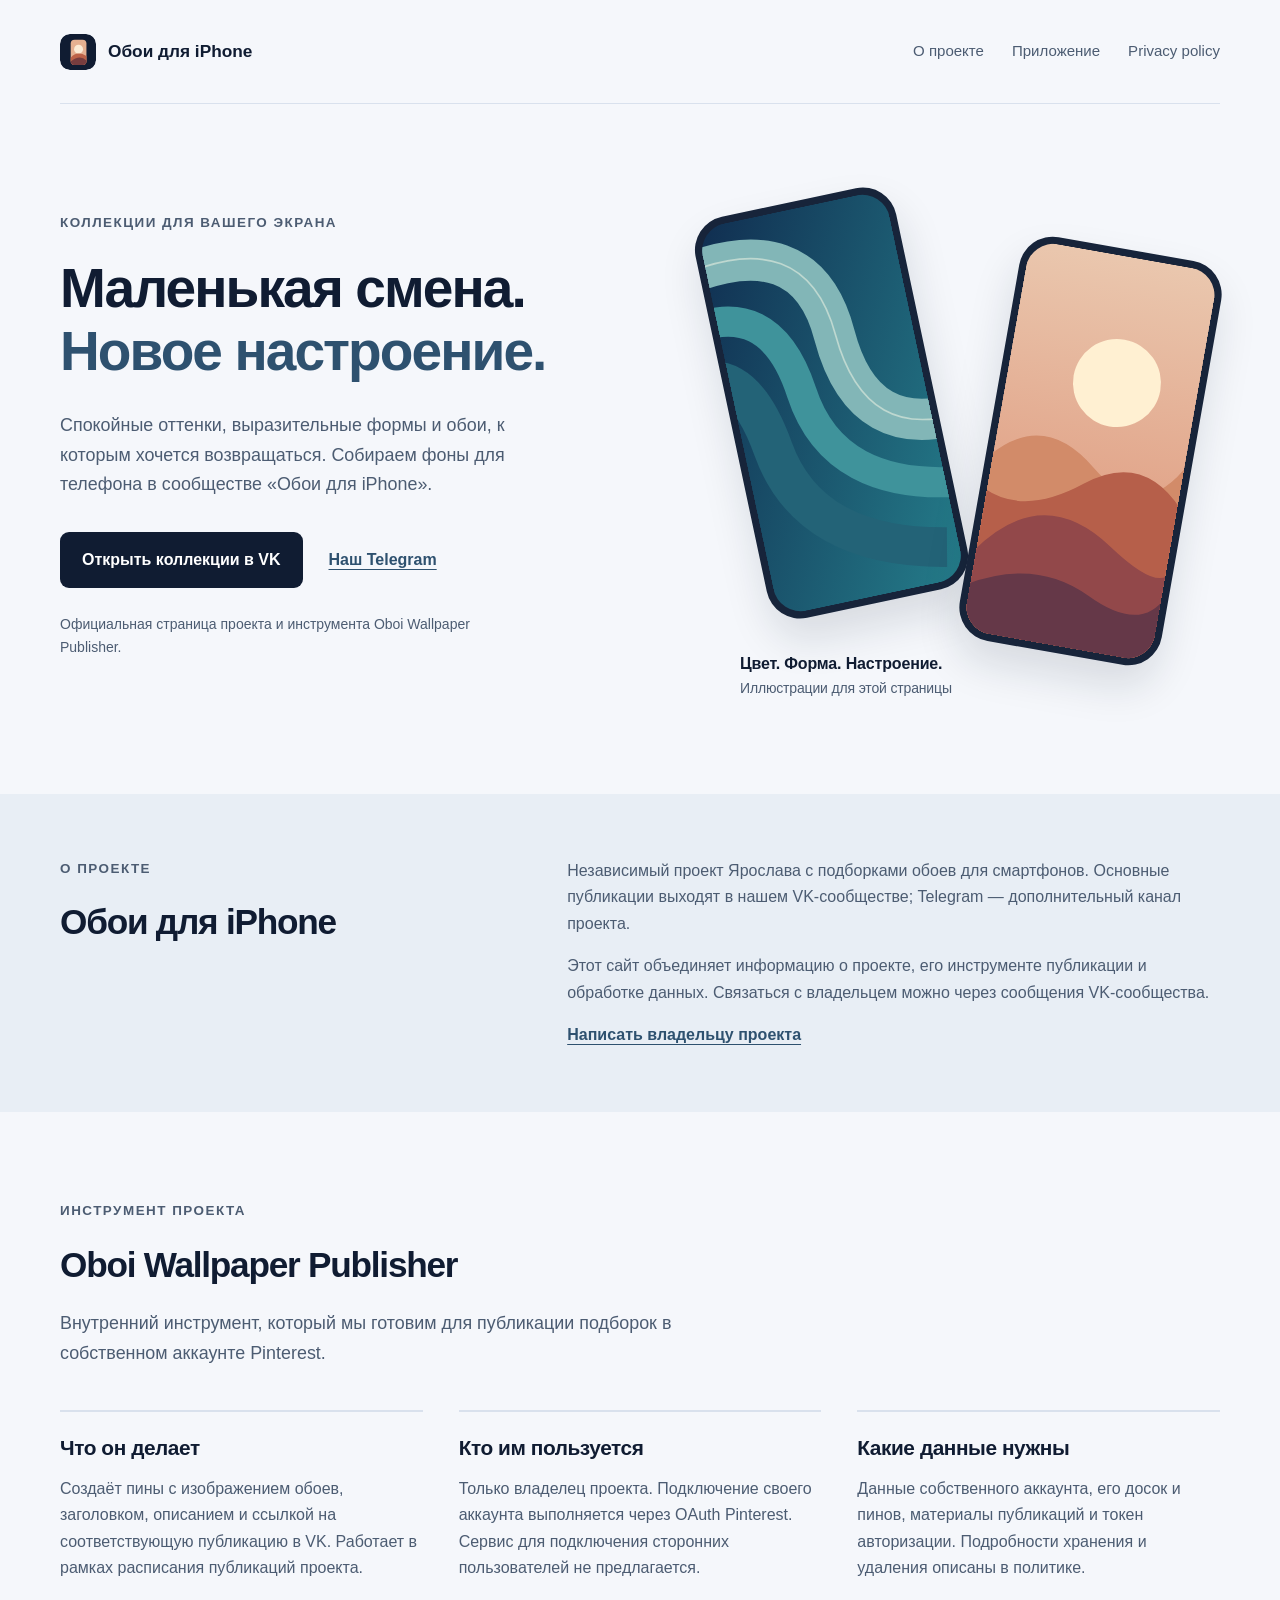
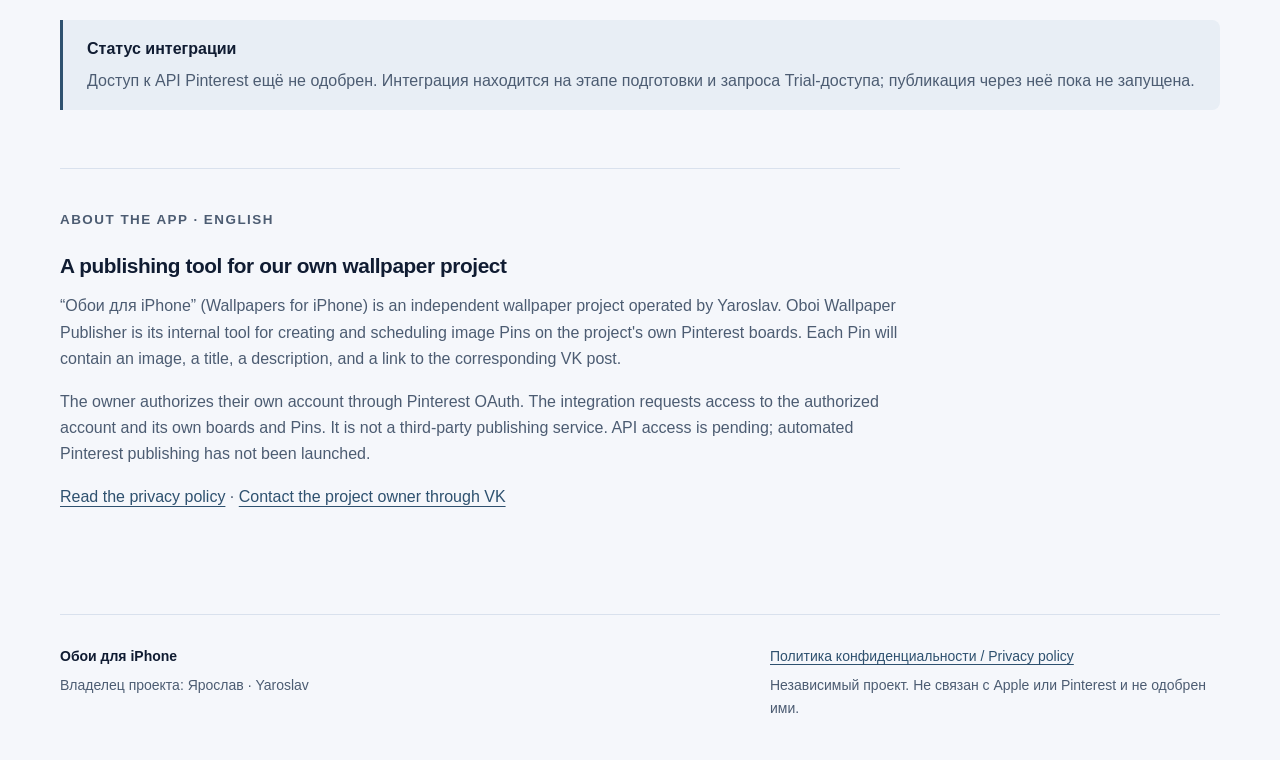
<file: index.html>
<!doctype html>
<html lang="ru">
<head>
  <meta charset="utf-8">
  <meta name="viewport" content="width=device-width, initial-scale=1">
  <meta name="description" content="Обои для iPhone — коллекции фонов для телефона. О проекте и внутреннем инструменте публикации Oboi Wallpaper Publisher.">
  <meta name="theme-color" content="#101c32">
  <meta http-equiv="Content-Security-Policy" content="default-src 'none'; img-src 'self'; style-src 'self'; base-uri 'none'; form-action 'none'">
  <meta name="referrer" content="strict-origin-when-cross-origin">
  <title>Обои для iPhone · Oboi Wallpaper Publisher</title>
  <link rel="icon" href="assets/icon.svg" type="image/svg+xml">
  <link rel="stylesheet" href="styles.css">
</head>
<body>
  <a class="skip" href="#main">Перейти к содержанию</a>
  <header class="site-header wrap">
    <a class="brand" href="./" aria-label="Обои для iPhone — главная"><img src="assets/icon.svg" alt="" width="36" height="36"><span>Обои для iPhone</span></a>
    <nav aria-label="Основная навигация"><a href="#project">О проекте</a><a href="#app">Приложение</a><a href="privacy.html">Privacy policy</a></nav>
  </header>
  <main id="main">
    <section class="hero wrap" aria-labelledby="hero-title">
      <div class="hero-copy">
        <p class="eyebrow">Коллекции для вашего экрана</p>
        <h1 id="hero-title">Маленькая смена.<br><span>Новое настроение.</span></h1>
        <p class="lead">Спокойные оттенки, выразительные формы и обои, к которым хочется возвращаться. Собираем фоны для телефона в сообществе «Обои для iPhone».</p>
        <div class="actions"><a class="button" href="https://vk.com/club172421211">Открыть коллекции в VK</a><a class="text-link" href="https://t.me/pacphone">Наш Telegram</a></div>
        <p class="caption">Официальная страница проекта и инструмента Oboi Wallpaper Publisher.</p>
      </div>
      <figure class="wallpaper-scene">
        <div class="phone phone-back"><img src="assets/tide.svg" width="360" height="720" alt="Абстрактные морские волны в синих и бирюзовых оттенках"></div>
        <div class="phone phone-front"><img src="assets/dawn.svg" width="360" height="720" alt="Графический рассвет над терракотовыми холмами"></div>
        <figcaption>Цвет. Форма. Настроение.<span>Иллюстрации для этой страницы</span></figcaption>
      </figure>
    </section>
    <section class="project-section" id="project">
      <div class="wrap project-grid"><div><p class="eyebrow">О проекте</p><h2>Обои для iPhone</h2></div><div><p>Независимый проект Ярослава с подборками обоев для смартфонов. Основные публикации выходят в нашем VK-сообществе; Telegram — дополнительный канал проекта.</p><p>Этот сайт объединяет информацию о проекте, его инструменте публикации и обработке данных. Связаться с владельцем можно через сообщения VK-сообщества.</p><a class="text-link" href="https://vk.com/im?sel=-172421211">Написать владельцу проекта</a></div></div>
    </section>
    <section class="wrap app-section" id="app" aria-labelledby="app-title">
      <div class="section-heading"><p class="eyebrow">Инструмент проекта</p><h2 id="app-title">Oboi Wallpaper Publisher</h2><p>Внутренний инструмент, который мы готовим для публикации подборок в собственном аккаунте Pinterest.</p></div>
      <div class="details-grid"><article><h3>Что он делает</h3><p>Создаёт пины с изображением обоев, заголовком, описанием и ссылкой на соответствующую публикацию в VK. Работает в рамках расписания публикаций проекта.</p></article><article><h3>Кто им пользуется</h3><p>Только владелец проекта. Подключение своего аккаунта выполняется через OAuth Pinterest. Сервис для подключения сторонних пользователей не предлагается.</p></article><article><h3>Какие данные нужны</h3><p>Данные собственного аккаунта, его досок и пинов, материалы публикаций и токен авторизации. Подробности хранения и удаления описаны в политике.</p></article></div>
      <aside class="review-note"><strong>Статус интеграции</strong><p>Доступ к API Pinterest ещё не одобрен. Интеграция находится на этапе подготовки и запроса Trial-доступа; публикация через неё пока не запущена.</p></aside>
      <div class="english-summary" lang="en"><p class="eyebrow">About the app · English</p><h3>A publishing tool for our own wallpaper project</h3><p>“Обои для iPhone” (Wallpapers for iPhone) is an independent wallpaper project operated by Yaroslav. Oboi Wallpaper Publisher is its internal tool for creating and scheduling image Pins on the project's own Pinterest boards. Each Pin will contain an image, a title, a description, and a link to the corresponding VK post.</p><p>The owner authorizes their own account through Pinterest OAuth. The integration requests access to the authorized account and its own boards and Pins. It is not a third-party publishing service. API access is pending; automated Pinterest publishing has not been launched.</p><p><a href="privacy.html">Read the privacy policy</a> · <a href="https://vk.com/im?sel=-172421211">Contact the project owner through VK</a></p></div>
    </section>
  </main>
  <footer class="wrap footer"><div><strong>Обои для iPhone</strong><p>Владелец проекта: Ярослав · Yaroslav</p></div><div><a href="privacy.html">Политика конфиденциальности / Privacy policy</a><p>Независимый проект. Не связан с Apple или Pinterest и не одобрен ими.</p></div></footer>
</body>
</html>
</file>
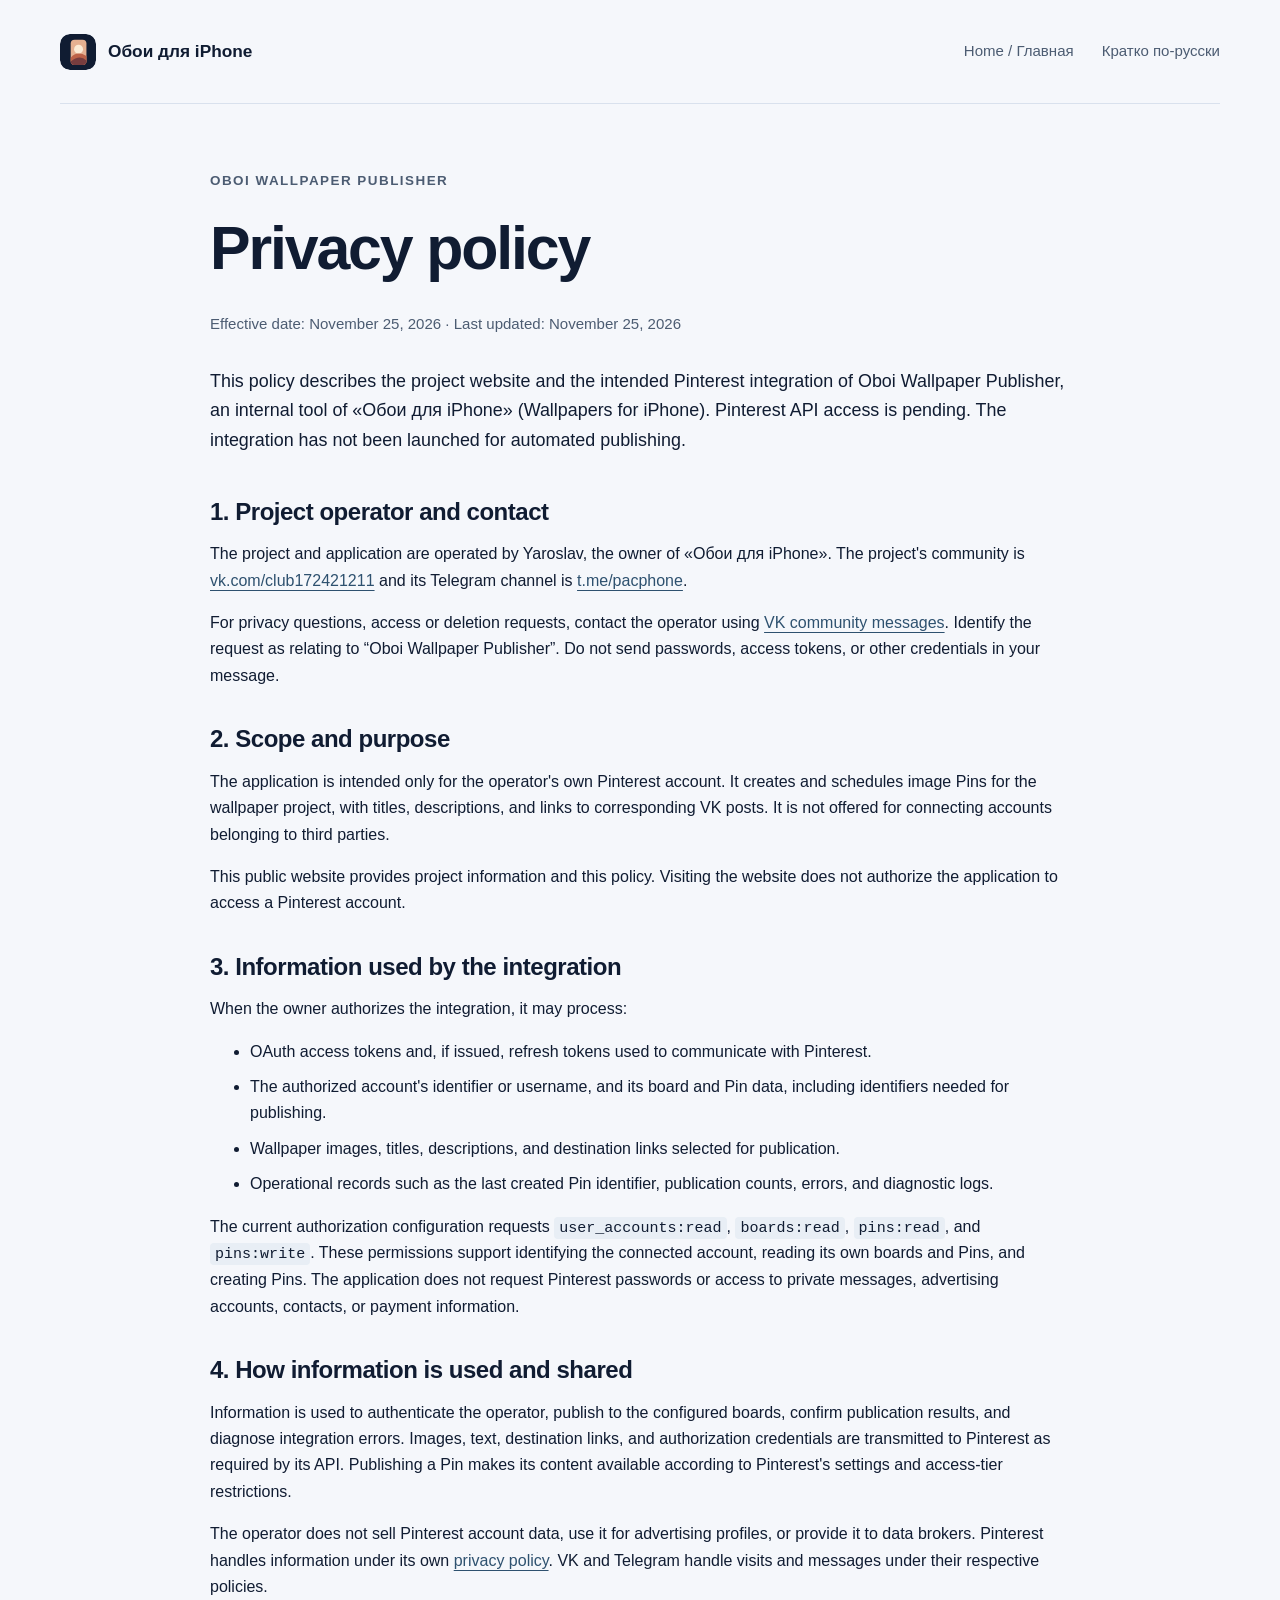
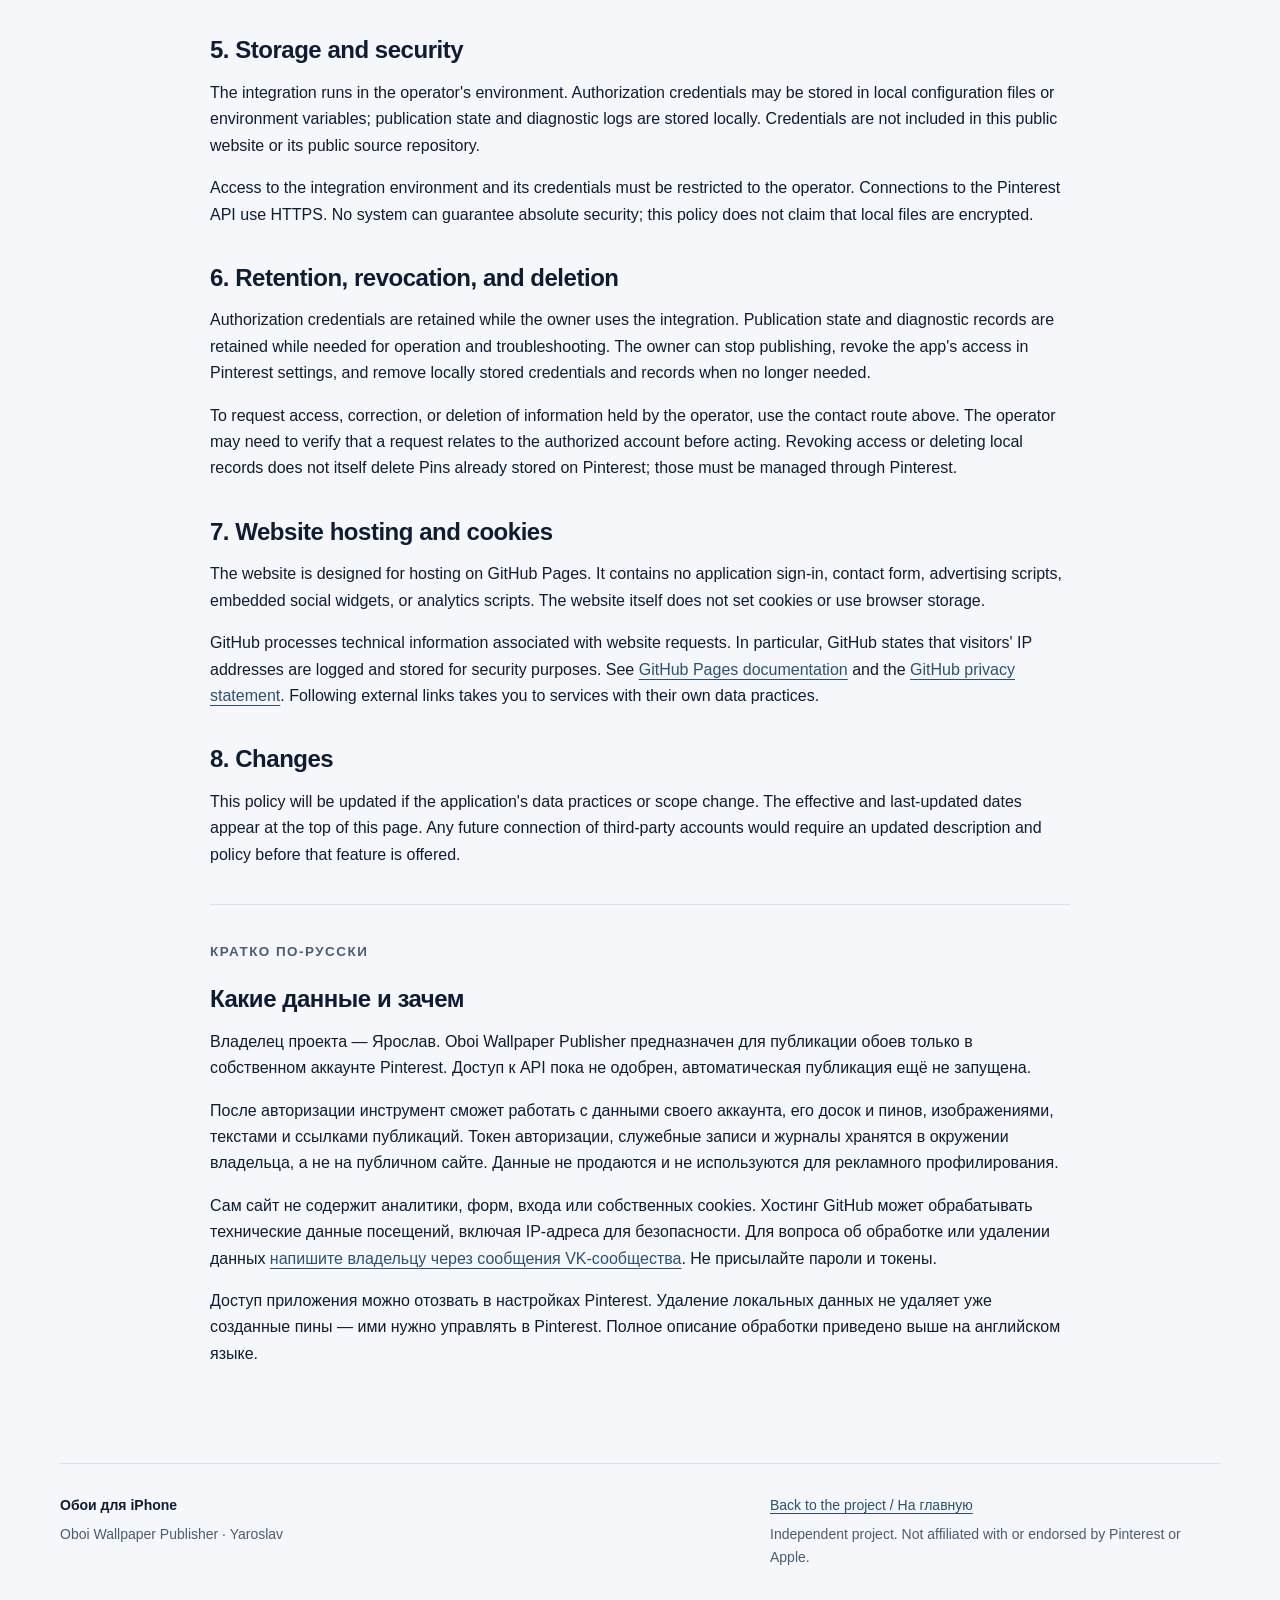
<file: privacy.html>
<!doctype html>
<html lang="en">
<head>
  <meta charset="utf-8">
  <meta name="viewport" content="width=device-width, initial-scale=1">
  <meta name="description" content="Privacy policy for Oboi Wallpaper Publisher and the Обои для iPhone project website. Data access, storage, retention, and contact details.">
  <meta name="theme-color" content="#101c32">
  <meta http-equiv="Content-Security-Policy" content="default-src 'none'; img-src 'self'; style-src 'self'; base-uri 'none'; form-action 'none'">
  <meta name="referrer" content="strict-origin-when-cross-origin">
  <title>Privacy policy · Oboi Wallpaper Publisher</title>
  <link rel="icon" href="assets/icon.svg" type="image/svg+xml">
  <link rel="stylesheet" href="styles.css">
</head>
<body>
  <a class="skip" href="#main">Skip to content</a>
  <header class="site-header wrap"><a class="brand" href="./"><img src="assets/icon.svg" alt="" width="36" height="36"><span lang="ru">Обои для iPhone</span></a><nav aria-label="Navigation"><a href="./">Home / Главная</a><a href="#russian" lang="ru">Кратко по-русски</a></nav></header>
  <main class="policy wrap" id="main">
    <p class="eyebrow">Oboi Wallpaper Publisher</p><h1>Privacy policy</h1><p class="policy-date">Effective date: November 25, 2026 · Last updated: November 25, 2026</p>
    <p class="policy-intro">This policy describes the project website and the intended Pinterest integration of Oboi Wallpaper Publisher, an internal tool of <span lang="ru">«Обои для iPhone»</span> (Wallpapers for iPhone). Pinterest API access is pending. The integration has not been launched for automated publishing.</p>
    <section><h2>1. Project operator and contact</h2><p>The project and application are operated by Yaroslav, the owner of <span lang="ru">«Обои для iPhone»</span>. The project's community is <a href="https://vk.com/club172421211">vk.com/club172421211</a> and its Telegram channel is <a href="https://t.me/pacphone">t.me/pacphone</a>.</p><p>For privacy questions, access or deletion requests, contact the operator using <a href="https://vk.com/im?sel=-172421211">VK community messages</a>. Identify the request as relating to “Oboi Wallpaper Publisher”. Do not send passwords, access tokens, or other credentials in your message.</p></section>
    <section><h2>2. Scope and purpose</h2><p>The application is intended only for the operator's own Pinterest account. It creates and schedules image Pins for the wallpaper project, with titles, descriptions, and links to corresponding VK posts. It is not offered for connecting accounts belonging to third parties.</p><p>This public website provides project information and this policy. Visiting the website does not authorize the application to access a Pinterest account.</p></section>
    <section><h2>3. Information used by the integration</h2><p>When the owner authorizes the integration, it may process:</p><ul><li>OAuth access tokens and, if issued, refresh tokens used to communicate with Pinterest.</li><li>The authorized account's identifier or username, and its board and Pin data, including identifiers needed for publishing.</li><li>Wallpaper images, titles, descriptions, and destination links selected for publication.</li><li>Operational records such as the last created Pin identifier, publication counts, errors, and diagnostic logs.</li></ul><p>The current authorization configuration requests <code>user_accounts:read</code>, <code>boards:read</code>, <code>pins:read</code>, and <code>pins:write</code>. These permissions support identifying the connected account, reading its own boards and Pins, and creating Pins. The application does not request Pinterest passwords or access to private messages, advertising accounts, contacts, or payment information.</p></section>
    <section><h2>4. How information is used and shared</h2><p>Information is used to authenticate the operator, publish to the configured boards, confirm publication results, and diagnose integration errors. Images, text, destination links, and authorization credentials are transmitted to Pinterest as required by its API. Publishing a Pin makes its content available according to Pinterest's settings and access-tier restrictions.</p><p>The operator does not sell Pinterest account data, use it for advertising profiles, or provide it to data brokers. Pinterest handles information under its own <a href="https://policy.pinterest.com/en/privacy-policy">privacy policy</a>. VK and Telegram handle visits and messages under their respective policies.</p></section>
    <section><h2>5. Storage and security</h2><p>The integration runs in the operator's environment. Authorization credentials may be stored in local configuration files or environment variables; publication state and diagnostic logs are stored locally. Credentials are not included in this public website or its public source repository.</p><p>Access to the integration environment and its credentials must be restricted to the operator. Connections to the Pinterest API use HTTPS. No system can guarantee absolute security; this policy does not claim that local files are encrypted.</p></section>
    <section><h2>6. Retention, revocation, and deletion</h2><p>Authorization credentials are retained while the owner uses the integration. Publication state and diagnostic records are retained while needed for operation and troubleshooting. The owner can stop publishing, revoke the app's access in Pinterest settings, and remove locally stored credentials and records when no longer needed.</p><p>To request access, correction, or deletion of information held by the operator, use the contact route above. The operator may need to verify that a request relates to the authorized account before acting. Revoking access or deleting local records does not itself delete Pins already stored on Pinterest; those must be managed through Pinterest.</p></section>
    <section><h2>7. Website hosting and cookies</h2><p>The website is designed for hosting on GitHub Pages. It contains no application sign-in, contact form, advertising scripts, embedded social widgets, or analytics scripts. The website itself does not set cookies or use browser storage.</p><p>GitHub processes technical information associated with website requests. In particular, GitHub states that visitors' IP addresses are logged and stored for security purposes. See <a href="https://docs.github.com/en/pages/getting-started-with-github-pages/what-is-github-pages">GitHub Pages documentation</a> and the <a href="https://docs.github.com/en/site-policy/privacy-policies/github-general-privacy-statement">GitHub privacy statement</a>. Following external links takes you to services with their own data practices.</p></section>
    <section><h2>8. Changes</h2><p>This policy will be updated if the application's data practices or scope change. The effective and last-updated dates appear at the top of this page. Any future connection of third-party accounts would require an updated description and policy before that feature is offered.</p></section>
    <section class="russian-summary" id="russian" lang="ru"><p class="eyebrow">Кратко по-русски</p><h2>Какие данные и зачем</h2><p>Владелец проекта — Ярослав. Oboi Wallpaper Publisher предназначен для публикации обоев только в собственном аккаунте Pinterest. Доступ к API пока не одобрен, автоматическая публикация ещё не запущена.</p><p>После авторизации инструмент сможет работать с данными своего аккаунта, его досок и пинов, изображениями, текстами и ссылками публикаций. Токен авторизации, служебные записи и журналы хранятся в окружении владельца, а не на публичном сайте. Данные не продаются и не используются для рекламного профилирования.</p><p>Сам сайт не содержит аналитики, форм, входа или собственных cookies. Хостинг GitHub может обрабатывать технические данные посещений, включая IP-адреса для безопасности. Для вопроса об обработке или удалении данных <a href="https://vk.com/im?sel=-172421211">напишите владельцу через сообщения VK-сообщества</a>. Не присылайте пароли и токены.</p><p>Доступ приложения можно отозвать в настройках Pinterest. Удаление локальных данных не удаляет уже созданные пины — ими нужно управлять в Pinterest. Полное описание обработки приведено выше на английском языке.</p></section>
  </main>
  <footer class="wrap footer"><div><strong lang="ru">Обои для iPhone</strong><p>Oboi Wallpaper Publisher · Yaroslav</p></div><div><a href="./">Back to the project / На главную</a><p>Independent project. Not affiliated with or endorsed by Pinterest or Apple.</p></div></footer>
</body>
</html>
</file>
<file: styles.css>
:root{color-scheme:light;--ink:#101c32;--muted:#4c5c72;--paper:#f5f7fb;--line:#d9e1ed;--accent:#2e516f;--white:#fff;--coral:#bd6248;font-family:"Segoe UI",Arial,sans-serif;color:var(--ink);background:var(--paper);font-size:16px;line-height:1.65}*{box-sizing:border-box}body{margin:0}a{color:var(--accent);text-underline-offset:.22em}a:hover{text-decoration-thickness:2px}a:focus-visible{outline:3px solid var(--coral);outline-offset:5px;border-radius:3px}.wrap{width:min(1160px,calc(100% - 64px));margin-inline:auto}.skip{position:absolute;left:16px;top:-90px;z-index:10;background:var(--white);padding:12px}.skip:focus{top:12px}.site-header{min-height:104px;display:flex;align-items:center;justify-content:space-between;gap:24px;border-bottom:1px solid var(--line)}.brand{display:flex;align-items:center;gap:12px;text-decoration:none;color:var(--ink);font-weight:650;font-size:1.08rem}.brand img{border-radius:10px}.site-header nav{display:flex;gap:28px;align-items:center}.site-header nav a{font-size:.94rem;color:var(--muted);text-decoration:none}.site-header nav a:hover{text-decoration:underline}.hero{display:grid;grid-template-columns:1.1fr 1fr;gap:40px;align-items:center;min-height:690px;padding-block:68px 80px}.eyebrow{font-size:.84rem;font-weight:650;letter-spacing:.11em;text-transform:uppercase;color:var(--muted);margin:0 0 22px}h1,h2,h3{line-height:1.15;font-weight:650;letter-spacing:-.035em}h1{font-family:"Trebuchet MS","Segoe UI",sans-serif;font-size:clamp(2.7rem,4.3vw,4.25rem);margin:0 0 28px}h1 span{color:var(--accent)}.lead{font-size:1.12rem;color:var(--muted);max-width:500px}.actions{display:flex;flex-wrap:wrap;align-items:center;gap:26px;margin-top:32px}.button{display:inline-block;background:var(--ink);color:var(--white);padding:15px 22px;border-radius:9px;text-decoration:none;font-weight:600}.button:hover{background:var(--accent)}.text-link{font-weight:600}.caption{font-size:.875rem;color:var(--muted);margin-top:25px;max-width:410px}.wallpaper-scene{height:515px;margin:0;position:relative}.phone{position:absolute;width:205px;height:410px;padding:7px;border-radius:34px;background:#17243a;box-shadow:0 22px 42px #101c3220}.phone img{display:block;width:100%;height:100%;object-fit:cover;border-radius:28px}.phone-back{top:12px;left:8%;transform:rotate(-12deg)}.phone-front{top:60px;right:5%;transform:rotate(10deg)}.wallpaper-scene figcaption{position:absolute;bottom:0;left:10%;font-weight:600;letter-spacing:-.01em}.wallpaper-scene figcaption span{display:block;color:var(--muted);font-size:.875rem;font-weight:400}.project-section{background:#e8eef5;padding-block:64px}.project-grid{display:grid;grid-template-columns:1fr 1.5fr;gap:72px}h2{font-size:2.2rem;margin:0 0 24px}.project-grid p:first-child{margin-top:0}.project-grid p{color:var(--muted)}.app-section{padding-block:88px}.section-heading{max-width:670px}.section-heading>p:last-child{color:var(--muted);font-size:1.12rem}.details-grid{display:grid;grid-template-columns:repeat(3,1fr);gap:36px;margin-top:42px}.details-grid article{border-top:2px solid var(--line);padding-top:24px}h3{font-size:1.3rem;margin:0 0 16px;letter-spacing:-.02em}.details-grid p{color:var(--muted);margin-bottom:0}.review-note{margin-top:38px;border-left:3px solid var(--accent);padding:16px 24px;background:#e8eef5;border-radius:0 8px 8px 0}.review-note p{margin:6px 0 0;color:var(--muted)}.english-summary{border-top:1px solid var(--line);margin-top:58px;padding-top:40px;max-width:840px}.english-summary p:not(.eyebrow){color:var(--muted)}.footer{display:flex;justify-content:space-between;gap:40px;border-top:1px solid var(--line);padding-block:30px 40px;font-size:.875rem}.footer p{margin:6px 0 0;color:var(--muted);max-width:450px}.policy{max-width:860px;padding-block:66px 80px}.policy h1{font-size:clamp(2.5rem,6vw,3.8rem)}.policy-date{color:var(--muted);font-size:.94rem}.policy-intro{font-size:1.12rem;margin-block:30px 42px}.policy section{margin-top:36px}.policy h2{font-size:1.5rem;margin-bottom:15px;letter-spacing:-.02em}.policy p,.policy li{overflow-wrap:anywhere}.policy li{margin-bottom:9px}.policy code{font-size:.94em;background:#e8eef5;padding:2px 5px;border-radius:4px}.russian-summary{border-top:1px solid var(--line);padding-top:36px}html{scroll-padding-top:24px}@media(min-width:1400px){.hero{min-height:740px}}@media(max-width:850px){.wrap{width:calc(100% - 40px)}.site-header{min-height:94px}.site-header nav{gap:16px}.hero{gap:14px;min-height:600px;padding-block:45px}.wallpaper-scene{height:450px}.phone{width:165px;height:330px;border-radius:28px}.phone img{border-radius:22px}.phone-back{left:0}.phone-front{right:0}.project-grid{gap:30px}.details-grid{gap:24px}.footer{gap:25px}}@media(max-width:620px){.wrap{width:calc(100% - 36px)}.site-header{align-items:flex-start;flex-direction:column;gap:18px;padding-block:22px}.site-header nav{width:100%;justify-content:space-between;gap:12px}.site-header nav a{font-size:.875rem}.hero{grid-template-columns:1fr;padding-top:42px;padding-bottom:40px;gap:32px}.hero h1{font-size:clamp(2.25rem,9.3vw,3.1rem)}.lead{font-size:1.06rem}.actions{gap:22px}.wallpaper-scene{width:min(355px,100%);height:415px;justify-self:center}.phone{width:164px;height:328px}.phone-back{left:7%}.phone-front{right:7%;top:44px}.wallpaper-scene figcaption{left:6%}.project-section{padding-block:42px}.project-grid{grid-template-columns:1fr;gap:8px}.project-grid h2{margin-bottom:12px}.eyebrow{margin-bottom:16px}h2{font-size:1.9rem}.app-section{padding-block:48px}.details-grid{grid-template-columns:1fr;gap:28px}.details-grid article{padding-top:22px}.english-summary{margin-top:38px;padding-top:30px}.footer{flex-direction:column;gap:20px}.policy{padding-block:42px 50px}.policy h2{font-size:1.35rem}.policy ul{padding-left:22px}}@media(prefers-reduced-motion:reduce){html{scroll-behavior:auto}}
</file>
